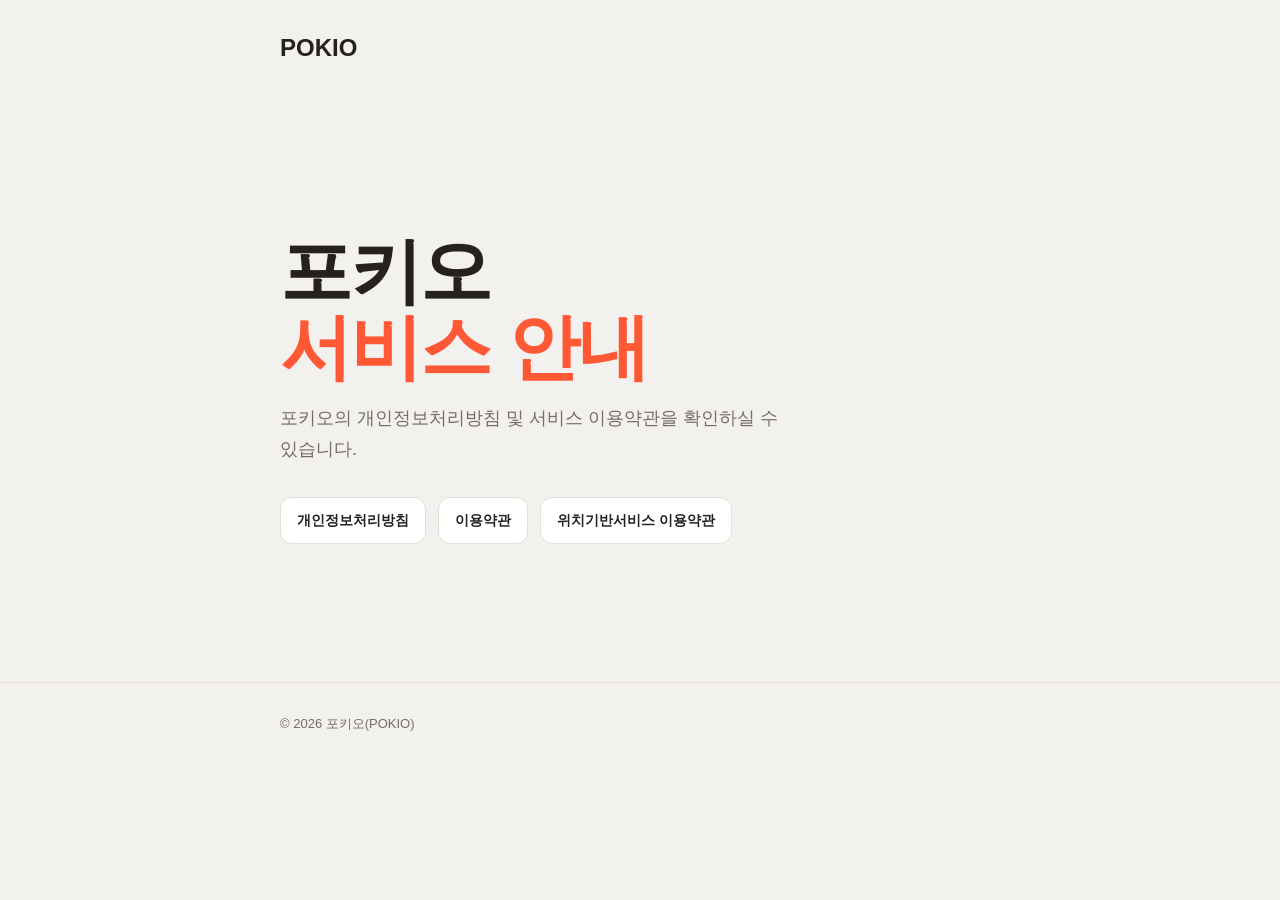
<file: index.html>
<!DOCTYPE html>
<html lang="ko">

<head>
    <meta charset="UTF-8">
    <meta name="viewport" content="width=device-width, initial-scale=1.0">
    <meta name="description" content="포키오(POKIO) - 발견한 장소를 잊지 않고, 실제 방문까지 이어주는 개인 장소 아카이브">
    <title>포키오(POKIO)</title>
    <link rel="stylesheet" href="./style.css">
</head>

<body>

    <header>
        <div class="container">
            <a class="brand" href="./">POKIO</a>
        </div>
    </header>

    <main class="container hero">
        <div>
            <h1>
                포키오<br>
                <span class="accent">서비스 안내</span>
            </h1>

            <p>
                포키오의 개인정보처리방침 및 서비스 이용약관을 확인하실 수 있습니다.
            </p>

            <div class="links">
                <a class="button" href="./privacy.html">
                    개인정보처리방침
                </a>

                <a class="button" href="./terms.html">
                    이용약관
                </a>

                <a class="button" href="./location.html">
                    위치기반서비스 이용약관
                </a>
            </div>
        </div>
    </main>

    <footer>
        <div class="container">
            © 2026 포키오(POKIO)
        </div>
    </footer>
</body>

</html>
</file>
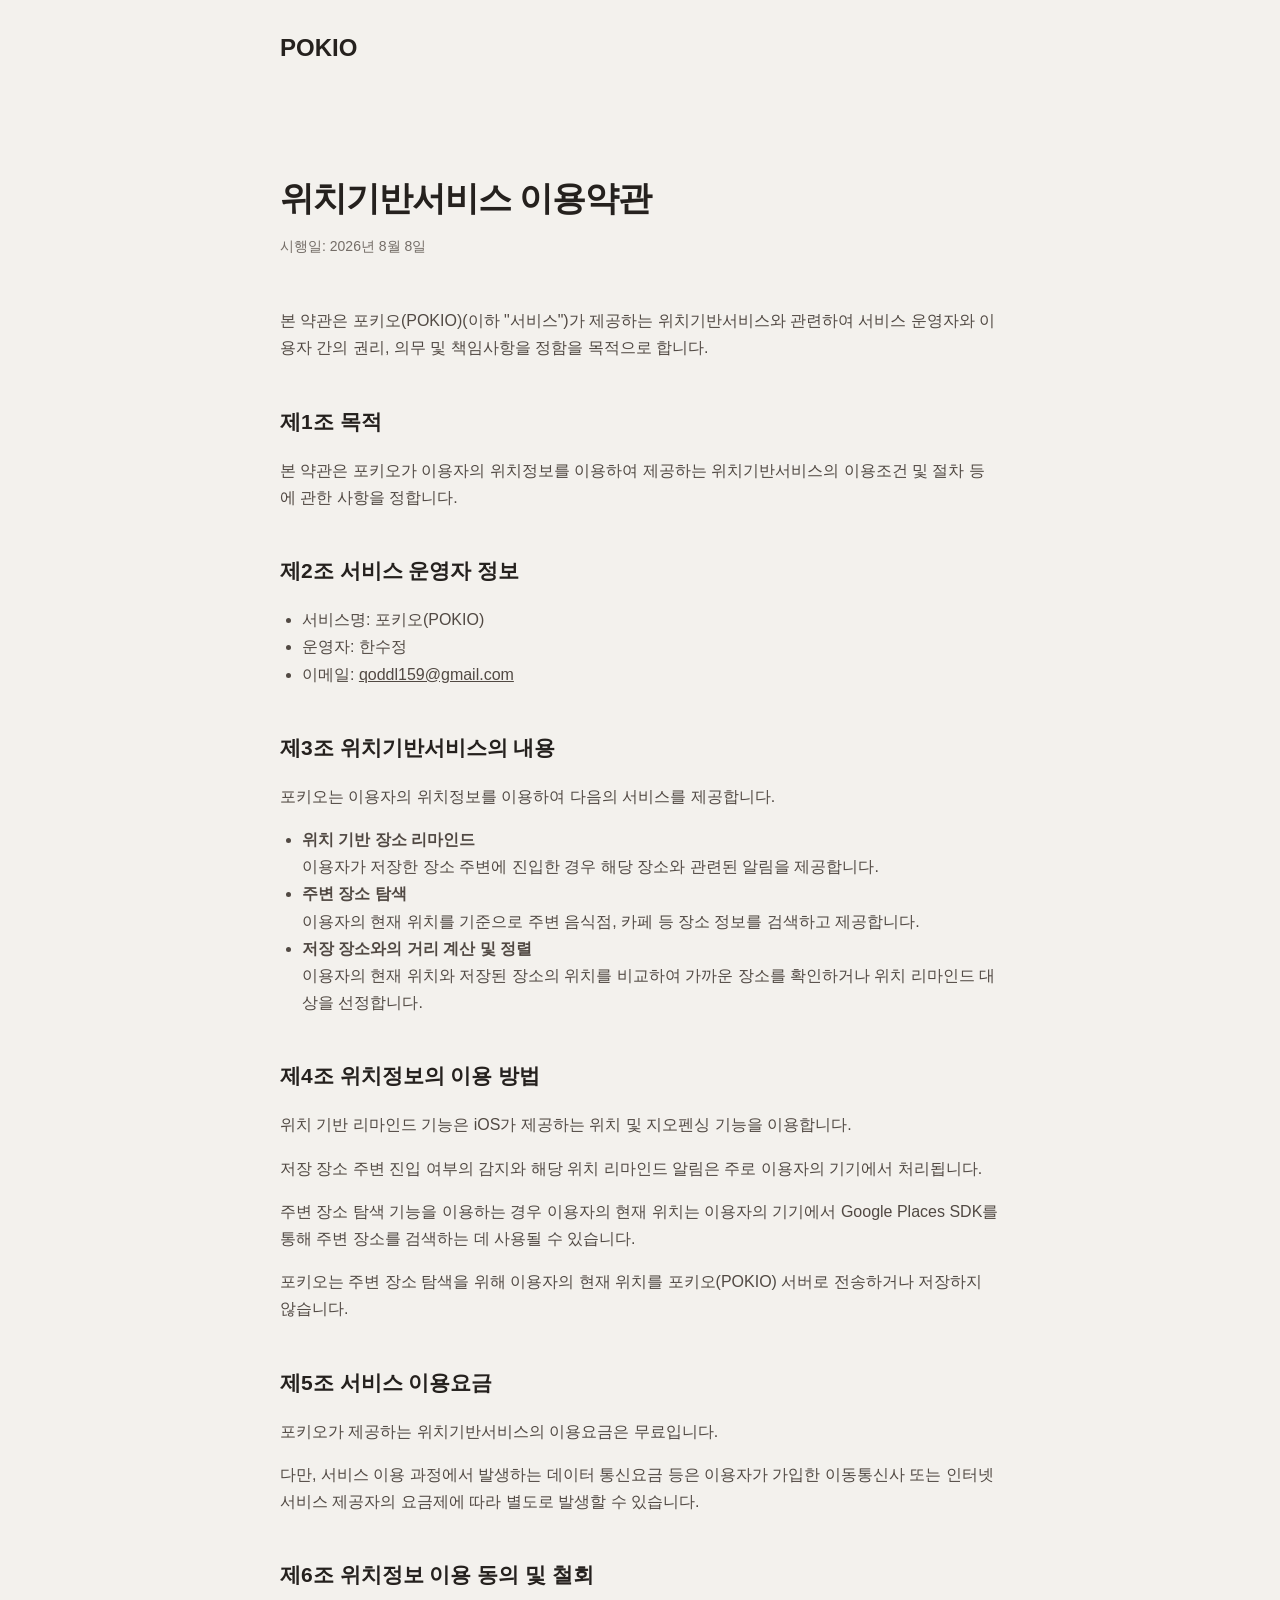
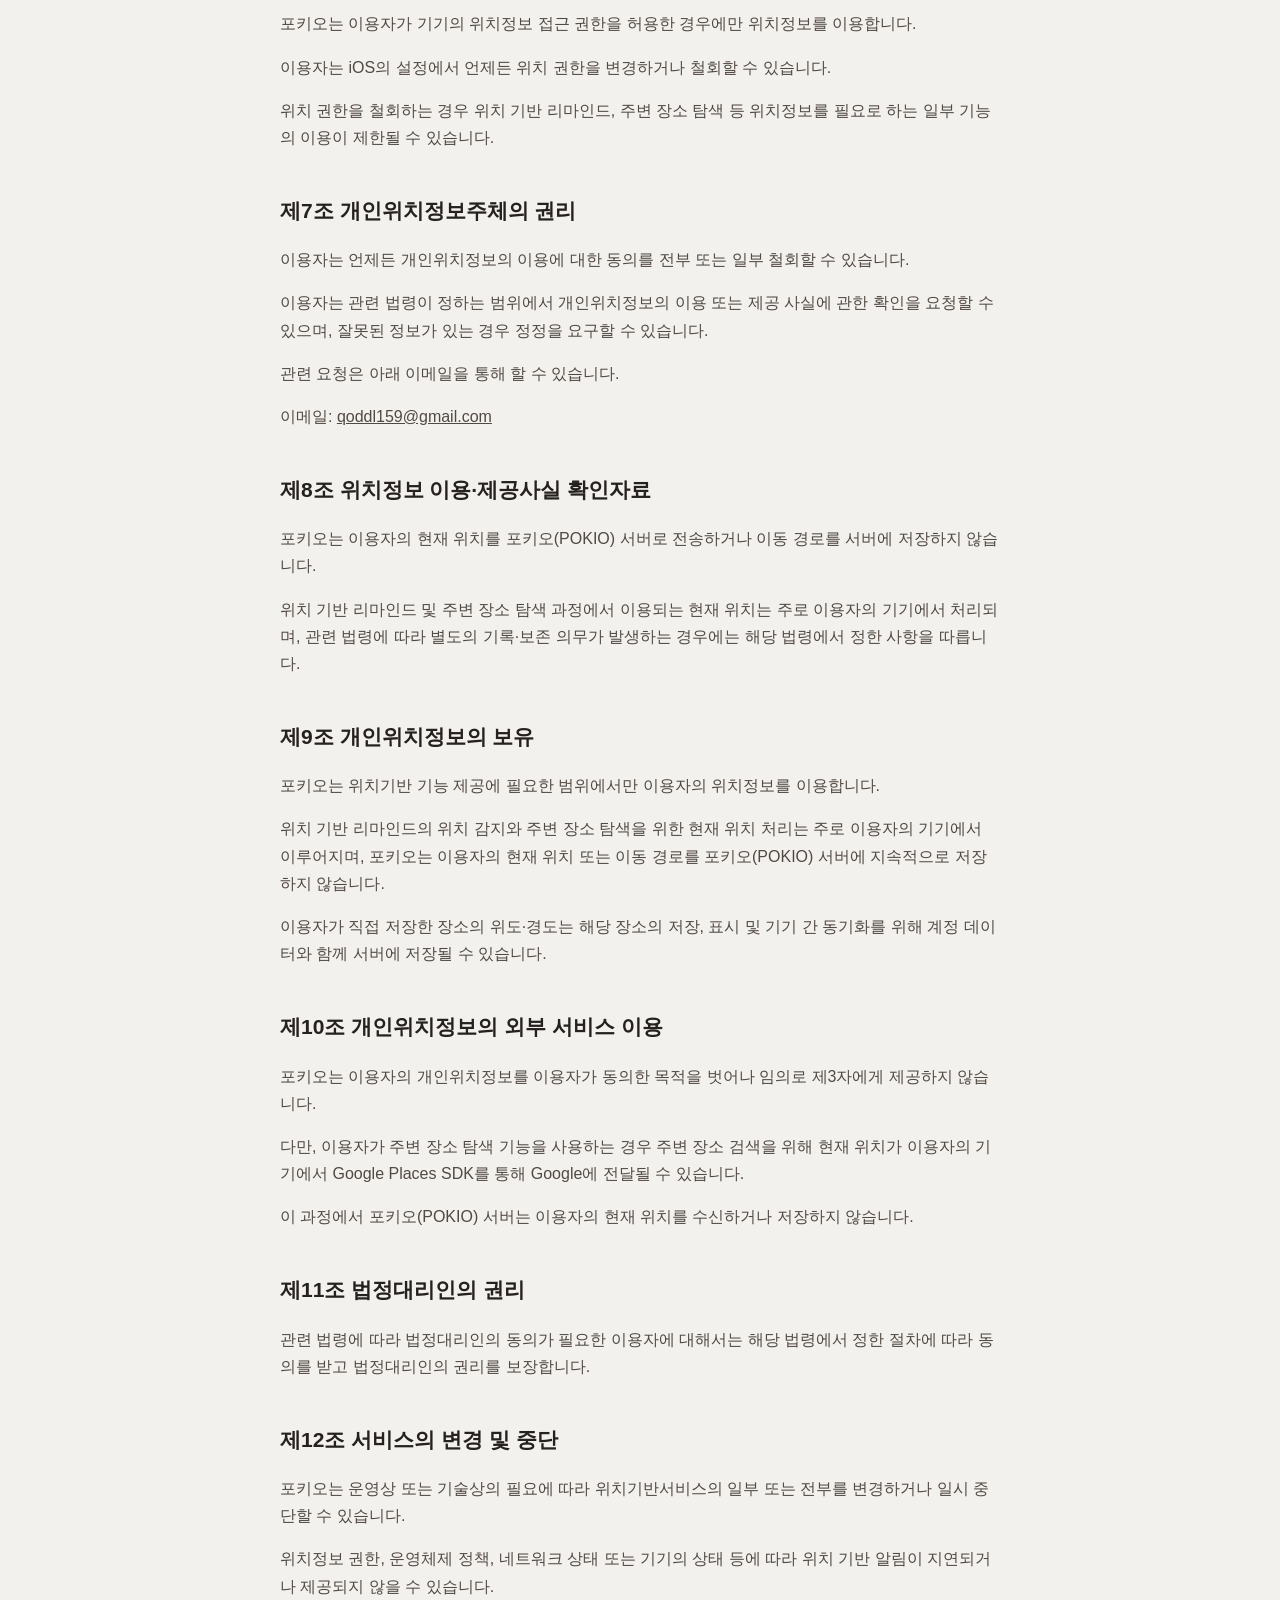
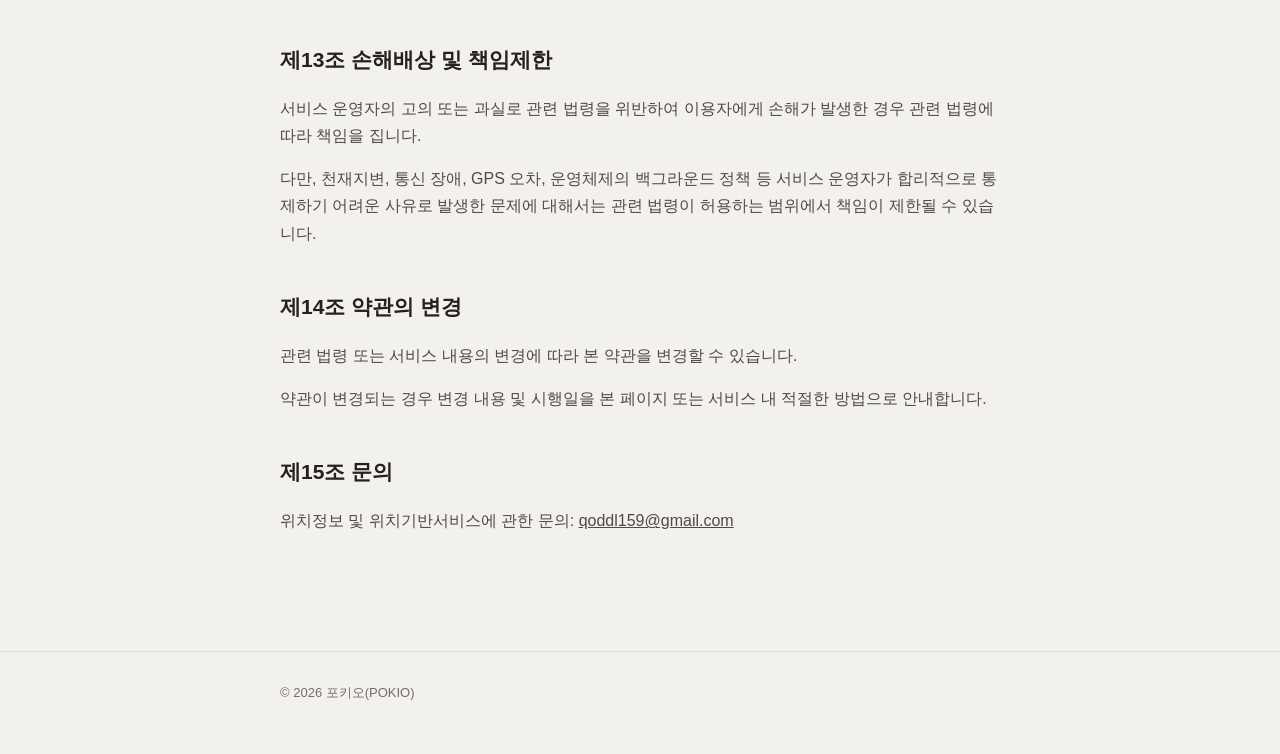
<file: location.html>
<!DOCTYPE html>
<html lang="ko">

<head>
    <meta charset="UTF-8">
    <meta name="viewport" content="width=device-width, initial-scale=1.0">
    <title>위치기반서비스 이용약관 | 포키오(POKIO)</title>
    <link rel="stylesheet" href="./style.css">
</head>

<body>

    <header>
        <div class="container">
            <a class="brand" href="./">POKIO</a>
        </div>
    </header>

    <main class="container document">

        <h1>위치기반서비스 이용약관</h1>
        <div class="updated">시행일: 2026년 8월 8일</div>

        <p>
            본 약관은 포키오(POKIO)(이하 "서비스")가 제공하는 위치기반서비스와
            관련하여 서비스 운영자와 이용자 간의 권리, 의무 및 책임사항을
            정함을 목적으로 합니다.
        </p>

        <h2>제1조 목적</h2>

        <p>
            본 약관은 포키오가 이용자의 위치정보를 이용하여 제공하는
            위치기반서비스의 이용조건 및 절차 등에 관한 사항을 정합니다.
        </p>

        <h2>제2조 서비스 운영자 정보</h2>

        <ul>
            <li>서비스명: 포키오(POKIO)</li>
            <li>운영자: 한수정</li>
            <li>
                이메일:
                <a href="mailto:qoddl159@gmail.com">
                    qoddl159@gmail.com
                </a>
            </li>
        </ul>

        <h2>제3조 위치기반서비스의 내용</h2>

        <p>
            포키오는 이용자의 위치정보를 이용하여 다음의 서비스를 제공합니다.
        </p>

        <ul>
            <li>
                <strong>위치 기반 장소 리마인드</strong><br>
                이용자가 저장한 장소 주변에 진입한 경우 해당 장소와 관련된
                알림을 제공합니다.
            </li>

            <li>
                <strong>주변 장소 탐색</strong><br>
                이용자의 현재 위치를 기준으로 주변 음식점, 카페 등
                장소 정보를 검색하고 제공합니다.
            </li>

            <li>
                <strong>저장 장소와의 거리 계산 및 정렬</strong><br>
                이용자의 현재 위치와 저장된 장소의 위치를 비교하여
                가까운 장소를 확인하거나 위치 리마인드 대상을 선정합니다.
            </li>
        </ul>

        <h2>제4조 위치정보의 이용 방법</h2>

        <p>
            위치 기반 리마인드 기능은 iOS가 제공하는 위치 및
            지오펜싱 기능을 이용합니다.
        </p>

        <p>
            저장 장소 주변 진입 여부의 감지와 해당 위치 리마인드 알림은
            주로 이용자의 기기에서 처리됩니다.
        </p>

        <p>
            주변 장소 탐색 기능을 이용하는 경우 이용자의 현재 위치는
            이용자의 기기에서 Google Places SDK를 통해 주변 장소를
            검색하는 데 사용될 수 있습니다.
        </p>

        <p>
            포키오는 주변 장소 탐색을 위해 이용자의 현재 위치를
            포키오(POKIO) 서버로 전송하거나 저장하지 않습니다.
        </p>

        <h2>제5조 서비스 이용요금</h2>

        <p>
            포키오가 제공하는 위치기반서비스의 이용요금은 무료입니다.
        </p>

        <p>
            다만, 서비스 이용 과정에서 발생하는 데이터 통신요금 등은
            이용자가 가입한 이동통신사 또는 인터넷 서비스 제공자의
            요금제에 따라 별도로 발생할 수 있습니다.
        </p>

        <h2>제6조 위치정보 이용 동의 및 철회</h2>

        <p>
            포키오는 이용자가 기기의 위치정보 접근 권한을 허용한 경우에만
            위치정보를 이용합니다.
        </p>

        <p>
            이용자는 iOS의 설정에서 언제든 위치 권한을 변경하거나
            철회할 수 있습니다.
        </p>

        <p>
            위치 권한을 철회하는 경우 위치 기반 리마인드,
            주변 장소 탐색 등 위치정보를 필요로 하는 일부 기능의
            이용이 제한될 수 있습니다.
        </p>

        <h2>제7조 개인위치정보주체의 권리</h2>

        <p>
            이용자는 언제든 개인위치정보의 이용에 대한 동의를
            전부 또는 일부 철회할 수 있습니다.
        </p>

        <p>
            이용자는 관련 법령이 정하는 범위에서 개인위치정보의
            이용 또는 제공 사실에 관한 확인을 요청할 수 있으며,
            잘못된 정보가 있는 경우 정정을 요구할 수 있습니다.
        </p>

        <p>
            관련 요청은 아래 이메일을 통해 할 수 있습니다.
        </p>

        <p>
            이메일:
            <a href="mailto:qoddl159@gmail.com">
                qoddl159@gmail.com
            </a>
        </p>

        <h2>제8조 위치정보 이용·제공사실 확인자료</h2>

        <p>
            포키오는 이용자의 현재 위치를 포키오(POKIO) 서버로 전송하거나
            이동 경로를 서버에 저장하지 않습니다.
        </p>

        <p>
            위치 기반 리마인드 및 주변 장소 탐색 과정에서 이용되는
            현재 위치는 주로 이용자의 기기에서 처리되며,
            관련 법령에 따라 별도의 기록·보존 의무가 발생하는 경우에는
            해당 법령에서 정한 사항을 따릅니다.
        </p>

        <h2>제9조 개인위치정보의 보유</h2>

        <p>
            포키오는 위치기반 기능 제공에 필요한 범위에서만
            이용자의 위치정보를 이용합니다.
        </p>

        <p>
            위치 기반 리마인드의 위치 감지와 주변 장소 탐색을 위한
            현재 위치 처리는 주로 이용자의 기기에서 이루어지며,
            포키오는 이용자의 현재 위치 또는 이동 경로를
            포키오(POKIO) 서버에 지속적으로 저장하지 않습니다.
        </p>

        <p>
            이용자가 직접 저장한 장소의 위도·경도는 해당 장소의 저장,
            표시 및 기기 간 동기화를 위해 계정 데이터와 함께
            서버에 저장될 수 있습니다.
        </p>

        <h2>제10조 개인위치정보의 외부 서비스 이용</h2>

        <p>
            포키오는 이용자의 개인위치정보를 이용자가 동의한 목적을
            벗어나 임의로 제3자에게 제공하지 않습니다.
        </p>

        <p>
            다만, 이용자가 주변 장소 탐색 기능을 사용하는 경우
            주변 장소 검색을 위해 현재 위치가 이용자의 기기에서
            Google Places SDK를 통해 Google에 전달될 수 있습니다.
        </p>

        <p>
            이 과정에서 포키오(POKIO) 서버는 이용자의 현재 위치를
            수신하거나 저장하지 않습니다.
        </p>

        <h2>제11조 법정대리인의 권리</h2>

        <p>
            관련 법령에 따라 법정대리인의 동의가 필요한 이용자에
            대해서는 해당 법령에서 정한 절차에 따라 동의를 받고
            법정대리인의 권리를 보장합니다.
        </p>

        <h2>제12조 서비스의 변경 및 중단</h2>

        <p>
            포키오는 운영상 또는 기술상의 필요에 따라 위치기반서비스의
            일부 또는 전부를 변경하거나 일시 중단할 수 있습니다.
        </p>

        <p>
            위치정보 권한, 운영체제 정책, 네트워크 상태 또는
            기기의 상태 등에 따라 위치 기반 알림이 지연되거나
            제공되지 않을 수 있습니다.
        </p>

        <h2>제13조 손해배상 및 책임제한</h2>

        <p>
            서비스 운영자의 고의 또는 과실로 관련 법령을 위반하여
            이용자에게 손해가 발생한 경우 관련 법령에 따라 책임을 집니다.
        </p>

        <p>
            다만, 천재지변, 통신 장애, GPS 오차, 운영체제의
            백그라운드 정책 등 서비스 운영자가 합리적으로 통제하기
            어려운 사유로 발생한 문제에 대해서는 관련 법령이 허용하는
            범위에서 책임이 제한될 수 있습니다.
        </p>

        <h2>제14조 약관의 변경</h2>

        <p>
            관련 법령 또는 서비스 내용의 변경에 따라 본 약관을
            변경할 수 있습니다.
        </p>

        <p>
            약관이 변경되는 경우 변경 내용 및 시행일을 본 페이지
            또는 서비스 내 적절한 방법으로 안내합니다.
        </p>

        <h2>제15조 문의</h2>

        <p>
            위치정보 및 위치기반서비스에 관한 문의:
            <a href="mailto:qoddl159@gmail.com">
                qoddl159@gmail.com
            </a>
        </p>

    </main>

    <footer>
        <div class="container">
            © 2026 포키오(POKIO)
        </div>
    </footer>

</body>

</html>
</file>
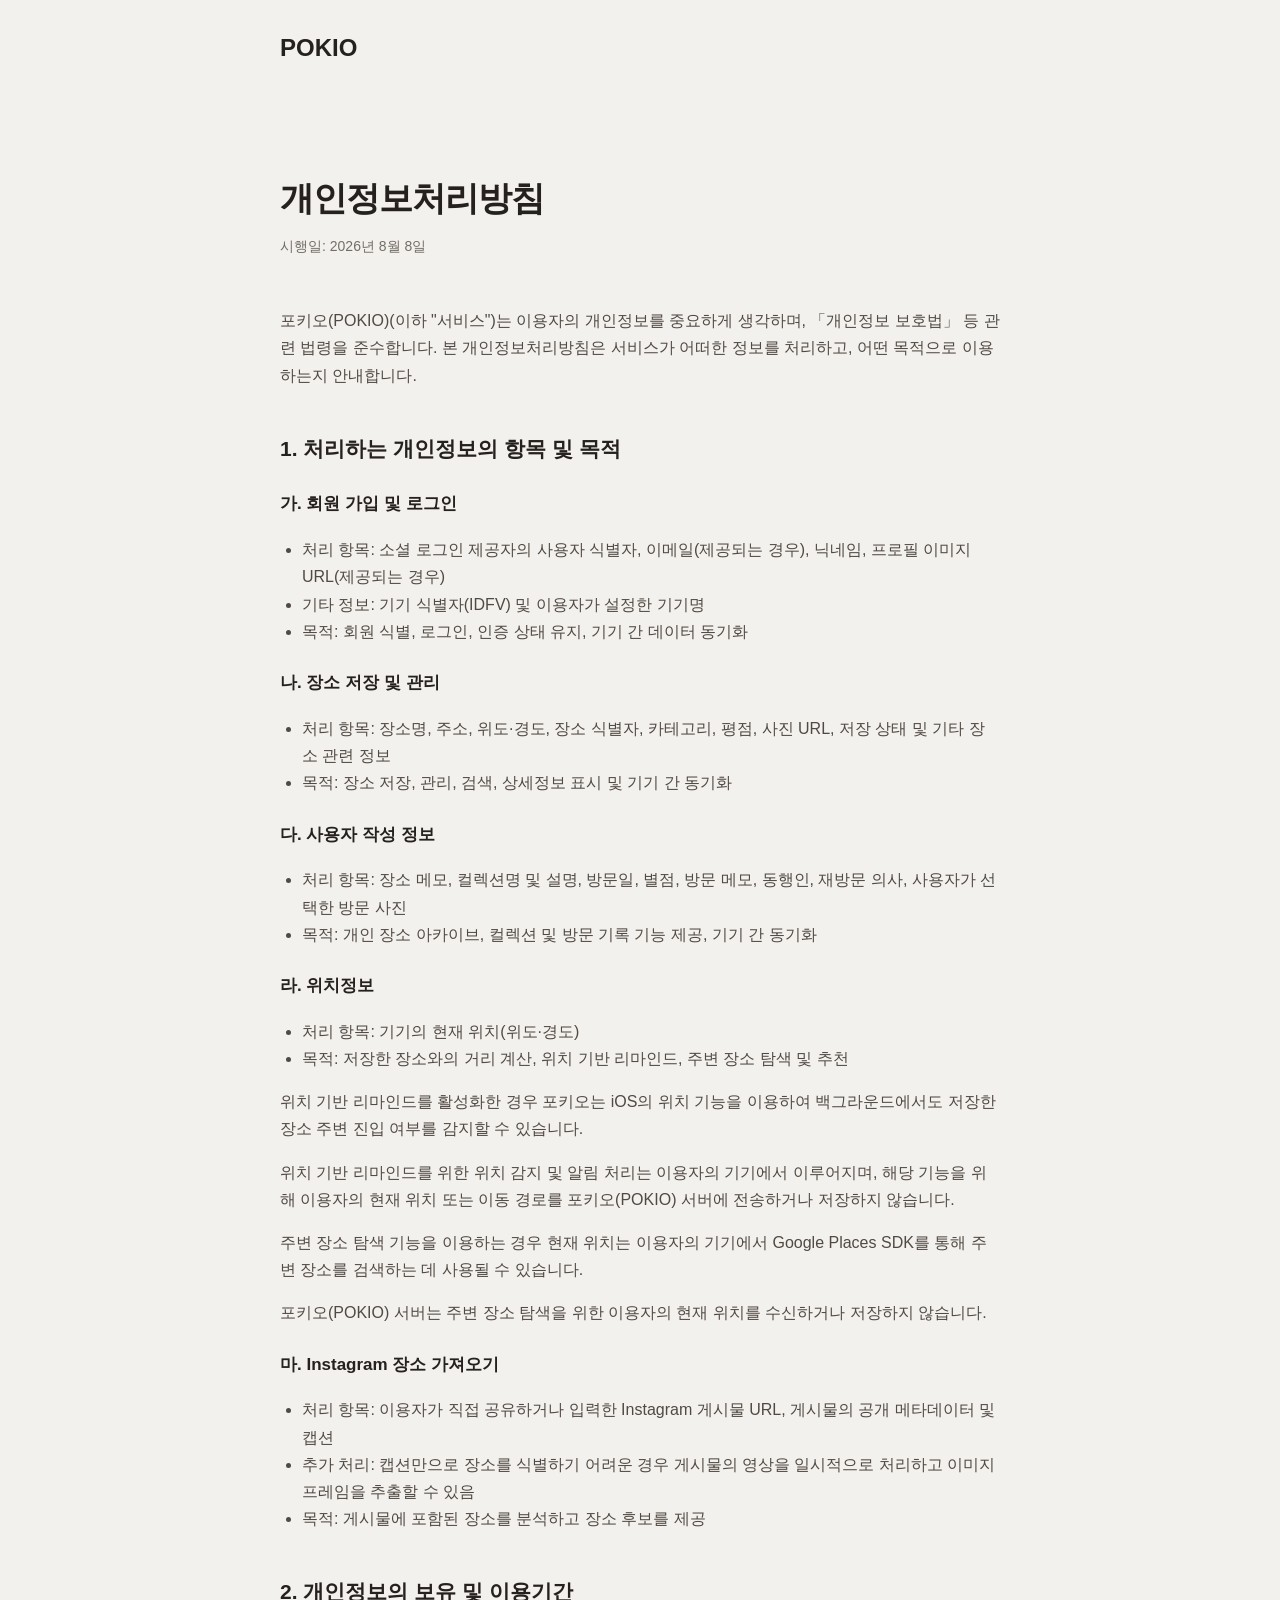
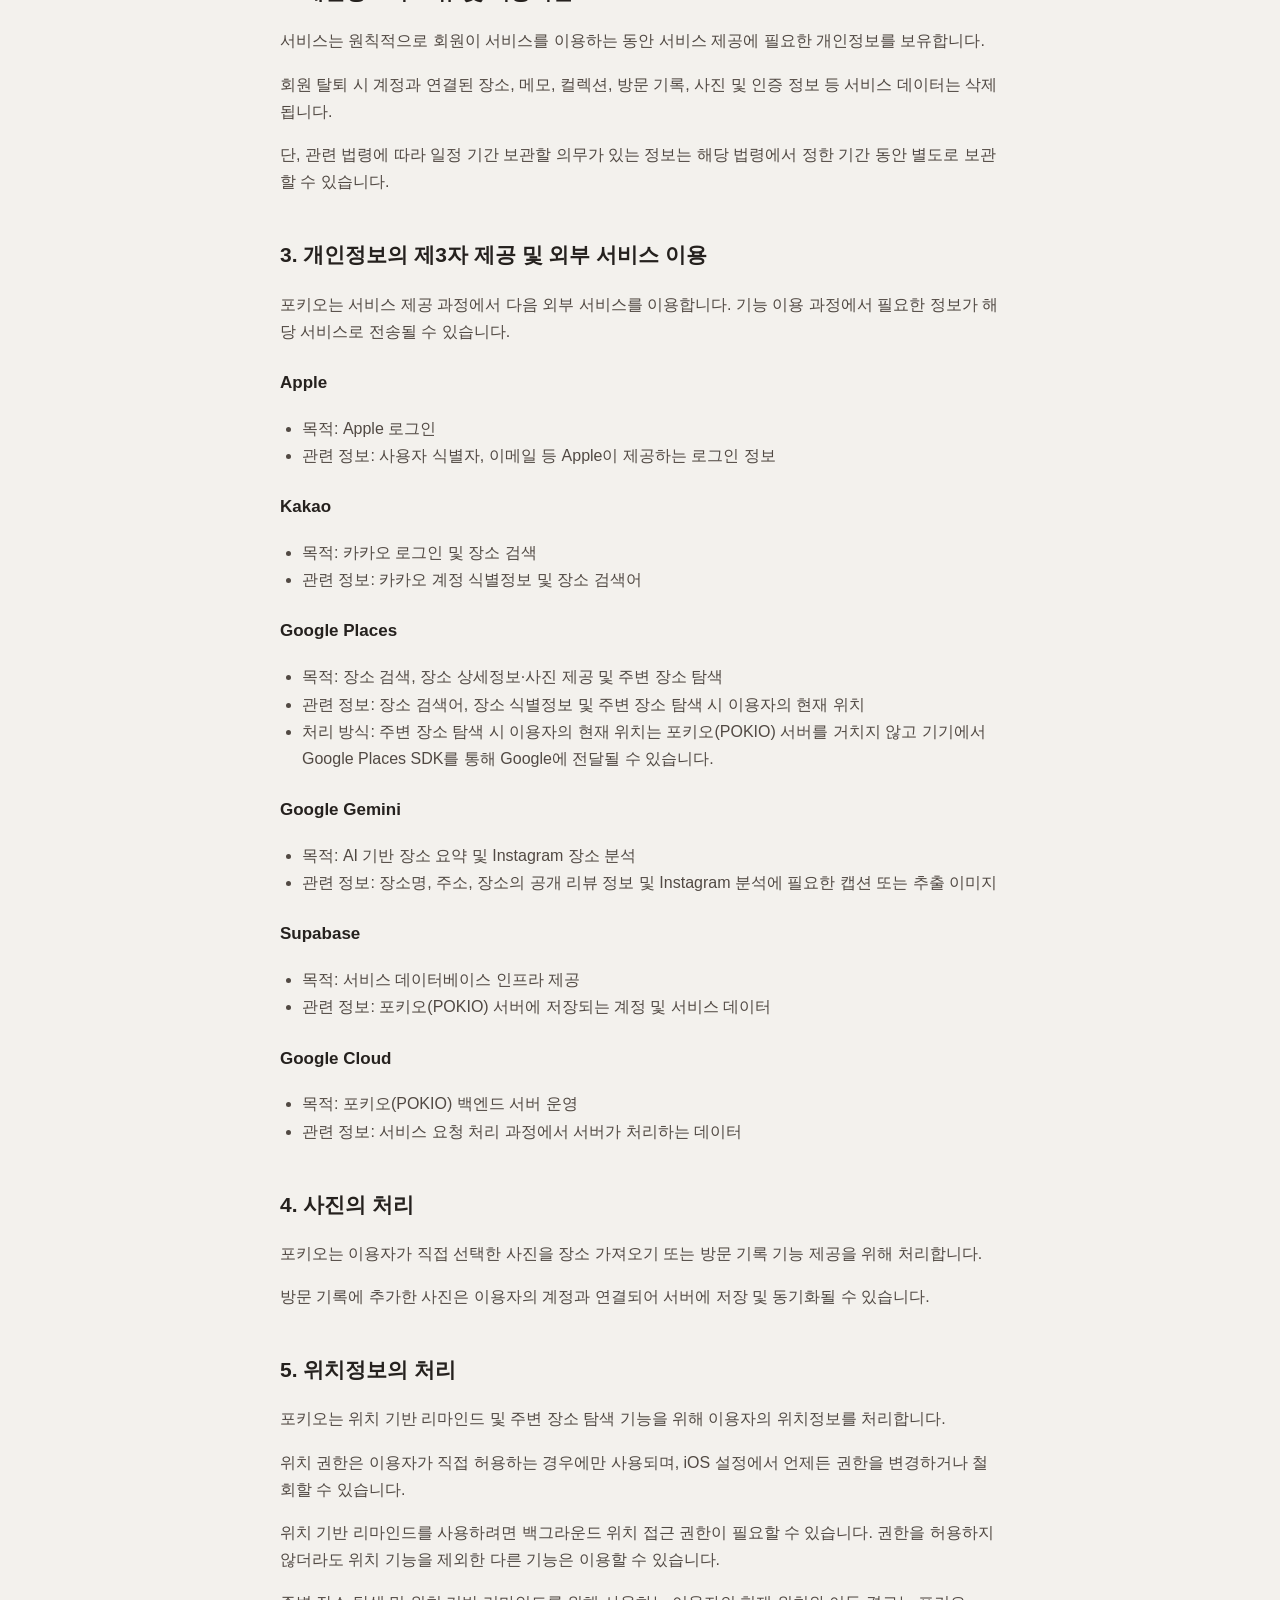
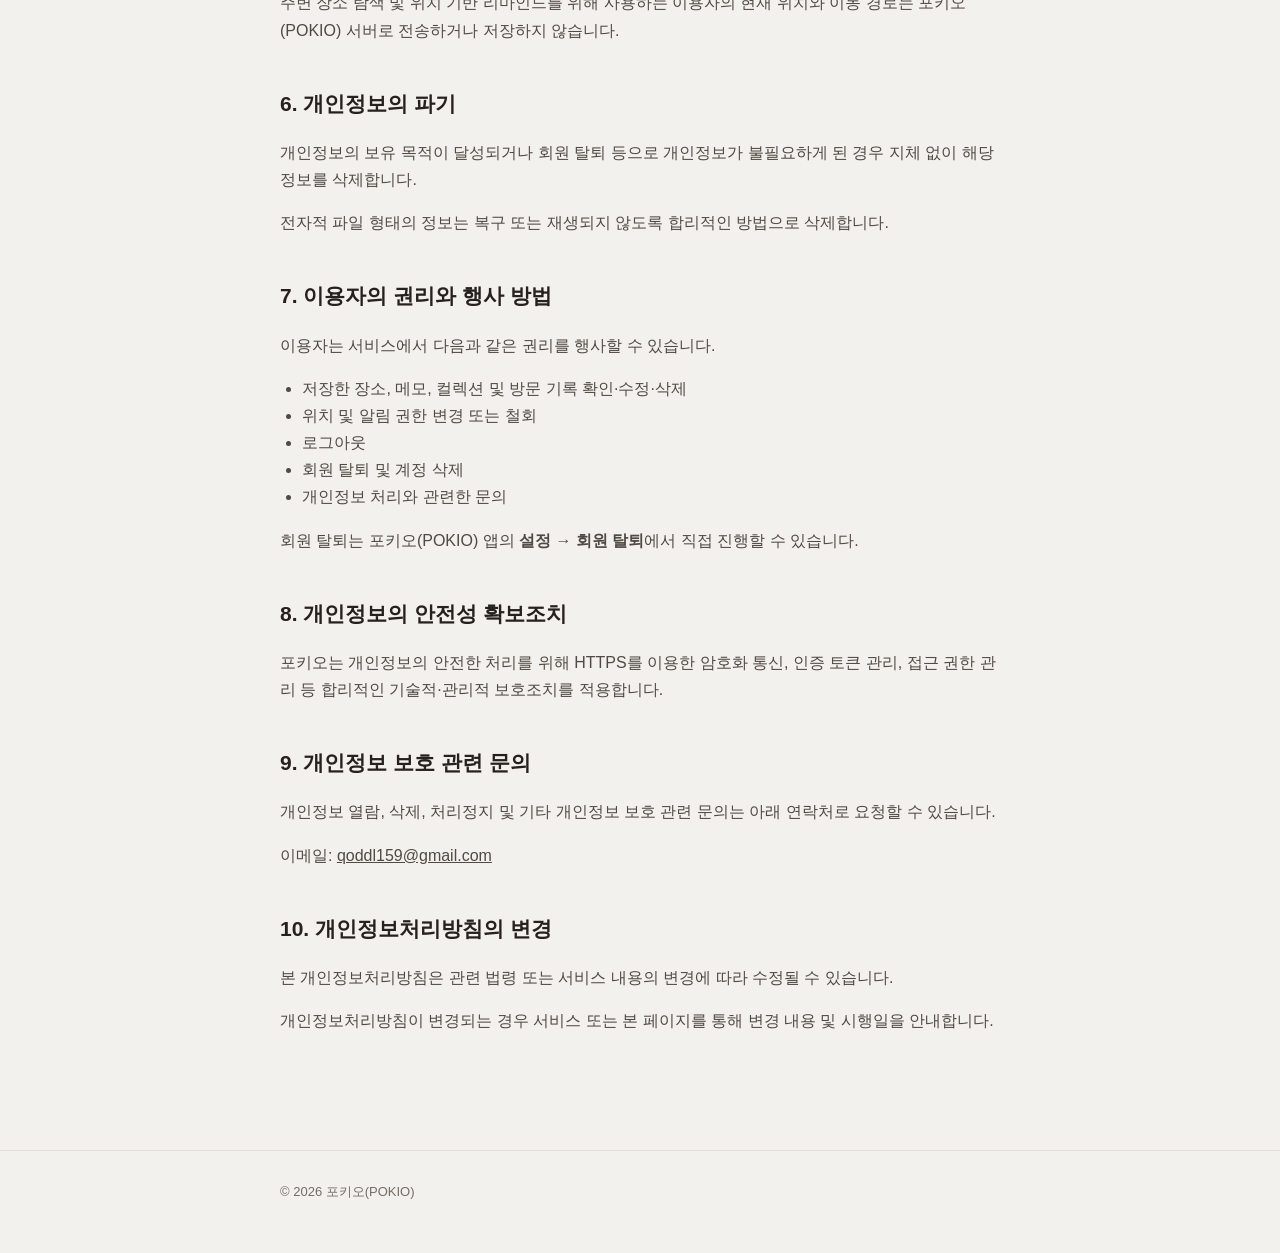
<file: privacy.html>
<!DOCTYPE html>
<html lang="ko">

<head>
    <meta charset="UTF-8">
    <meta name="viewport" content="width=device-width, initial-scale=1.0">
    <title>개인정보처리방침 | 포키오(POKIO)</title>
    <link rel="stylesheet" href="./style.css">
</head>

<body>

    <header>
        <div class="container">
            <a class="brand" href="./">POKIO</a>
        </div>
    </header>

    <main class="container document">

        <h1>개인정보처리방침</h1>
        <div class="updated">시행일: 2026년 8월 8일</div>

        <p>
            포키오(POKIO)(이하 "서비스")는 이용자의 개인정보를 중요하게 생각하며,
            「개인정보 보호법」 등 관련 법령을 준수합니다.
            본 개인정보처리방침은 서비스가 어떠한 정보를 처리하고,
            어떤 목적으로 이용하는지 안내합니다.
        </p>

        <h2>1. 처리하는 개인정보의 항목 및 목적</h2>

        <h3>가. 회원 가입 및 로그인</h3>
        <ul>
            <li>처리 항목: 소셜 로그인 제공자의 사용자 식별자, 이메일(제공되는 경우), 닉네임, 프로필 이미지 URL(제공되는 경우)</li>
            <li>기타 정보: 기기 식별자(IDFV) 및 이용자가 설정한 기기명</li>
            <li>목적: 회원 식별, 로그인, 인증 상태 유지, 기기 간 데이터 동기화</li>
        </ul>

        <h3>나. 장소 저장 및 관리</h3>
        <ul>
            <li>처리 항목: 장소명, 주소, 위도·경도, 장소 식별자, 카테고리, 평점, 사진 URL, 저장 상태 및 기타 장소 관련 정보</li>
            <li>목적: 장소 저장, 관리, 검색, 상세정보 표시 및 기기 간 동기화</li>
        </ul>

        <h3>다. 사용자 작성 정보</h3>
        <ul>
            <li>처리 항목: 장소 메모, 컬렉션명 및 설명, 방문일, 별점, 방문 메모, 동행인, 재방문 의사, 사용자가 선택한 방문 사진</li>
            <li>목적: 개인 장소 아카이브, 컬렉션 및 방문 기록 기능 제공, 기기 간 동기화</li>
        </ul>

        <h3>라. 위치정보</h3>

        <ul>
            <li>처리 항목: 기기의 현재 위치(위도·경도)</li>
            <li>목적: 저장한 장소와의 거리 계산, 위치 기반 리마인드, 주변 장소 탐색 및 추천</li>
        </ul>

        <p>
            위치 기반 리마인드를 활성화한 경우 포키오는 iOS의 위치 기능을
            이용하여 백그라운드에서도 저장한 장소 주변 진입 여부를 감지할
            수 있습니다.
        </p>

        <p>
            위치 기반 리마인드를 위한 위치 감지 및 알림 처리는
            이용자의 기기에서 이루어지며, 해당 기능을 위해 이용자의
            현재 위치 또는 이동 경로를 포키오(POKIO) 서버에 전송하거나 저장하지 않습니다.
        </p>

        <p>
            주변 장소 탐색 기능을 이용하는 경우 현재 위치는
            이용자의 기기에서 Google Places SDK를 통해 주변 장소를
            검색하는 데 사용될 수 있습니다.
        </p>

        <p>
            포키오(POKIO) 서버는 주변 장소 탐색을 위한 이용자의 현재 위치를
            수신하거나 저장하지 않습니다.
        </p>

        <h3>마. Instagram 장소 가져오기</h3>
        <ul>
            <li>처리 항목: 이용자가 직접 공유하거나 입력한 Instagram 게시물 URL, 게시물의 공개 메타데이터 및 캡션</li>
            <li>추가 처리: 캡션만으로 장소를 식별하기 어려운 경우 게시물의 영상을 일시적으로 처리하고 이미지 프레임을 추출할 수 있음</li>
            <li>목적: 게시물에 포함된 장소를 분석하고 장소 후보를 제공</li>
        </ul>

        <h2>2. 개인정보의 보유 및 이용기간</h2>

        <p>
            서비스는 원칙적으로 회원이 서비스를 이용하는 동안
            서비스 제공에 필요한 개인정보를 보유합니다.
        </p>

        <p>
            회원 탈퇴 시 계정과 연결된 장소, 메모, 컬렉션,
            방문 기록, 사진 및 인증 정보 등 서비스 데이터는 삭제됩니다.
        </p>

        <p>
            단, 관련 법령에 따라 일정 기간 보관할 의무가 있는 정보는
            해당 법령에서 정한 기간 동안 별도로 보관할 수 있습니다.
        </p>

        <h2>3. 개인정보의 제3자 제공 및 외부 서비스 이용</h2>

        <p>
            포키오는 서비스 제공 과정에서 다음 외부 서비스를 이용합니다.
            기능 이용 과정에서 필요한 정보가 해당 서비스로 전송될 수 있습니다.
        </p>

        <h3>Apple</h3>
        <ul>
            <li>목적: Apple 로그인</li>
            <li>관련 정보: 사용자 식별자, 이메일 등 Apple이 제공하는 로그인 정보</li>
        </ul>

        <h3>Kakao</h3>
        <ul>
            <li>목적: 카카오 로그인 및 장소 검색</li>
            <li>관련 정보: 카카오 계정 식별정보 및 장소 검색어</li>
        </ul>

        <h3>Google Places</h3>
        <ul>
            <li>목적: 장소 검색, 장소 상세정보·사진 제공 및 주변 장소 탐색</li>
            <li>관련 정보: 장소 검색어, 장소 식별정보 및 주변 장소 탐색 시 이용자의 현재 위치</li>
            <li>
                처리 방식: 주변 장소 탐색 시 이용자의 현재 위치는
                포키오(POKIO) 서버를 거치지 않고 기기에서 Google Places SDK를 통해
                Google에 전달될 수 있습니다.
            </li>
        </ul>

        <h3>Google Gemini</h3>
        <ul>
            <li>목적: AI 기반 장소 요약 및 Instagram 장소 분석</li>
            <li>관련 정보: 장소명, 주소, 장소의 공개 리뷰 정보 및 Instagram 분석에 필요한 캡션 또는 추출 이미지</li>
        </ul>

        <h3>Supabase</h3>
        <ul>
            <li>목적: 서비스 데이터베이스 인프라 제공</li>
            <li>관련 정보: 포키오(POKIO) 서버에 저장되는 계정 및 서비스 데이터</li>
        </ul>

        <h3>Google Cloud</h3>
        <ul>
            <li>목적: 포키오(POKIO) 백엔드 서버 운영</li>
            <li>관련 정보: 서비스 요청 처리 과정에서 서버가 처리하는 데이터</li>
        </ul>

        <h2>4. 사진의 처리</h2>

        <p>
            포키오는 이용자가 직접 선택한 사진을 장소 가져오기 또는
            방문 기록 기능 제공을 위해 처리합니다.
        </p>

        <p>
            방문 기록에 추가한 사진은 이용자의 계정과 연결되어
            서버에 저장 및 동기화될 수 있습니다.
        </p>

        <h2>5. 위치정보의 처리</h2>

        <p>
            포키오는 위치 기반 리마인드 및 주변 장소 탐색 기능을 위해
            이용자의 위치정보를 처리합니다.
        </p>

        <p>
            위치 권한은 이용자가 직접 허용하는 경우에만 사용되며,
            iOS 설정에서 언제든 권한을 변경하거나 철회할 수 있습니다.
        </p>

        <p>
            위치 기반 리마인드를 사용하려면 백그라운드 위치 접근 권한이
            필요할 수 있습니다. 권한을 허용하지 않더라도 위치 기능을
            제외한 다른 기능은 이용할 수 있습니다.
        </p>
        <p>
            주변 장소 탐색 및 위치 기반 리마인드를 위해 사용하는
            이용자의 현재 위치와 이동 경로는 포키오(POKIO) 서버로 전송하거나
            저장하지 않습니다.
        </p>

        <h2>6. 개인정보의 파기</h2>

        <p>
            개인정보의 보유 목적이 달성되거나 회원 탈퇴 등으로
            개인정보가 불필요하게 된 경우 지체 없이 해당 정보를 삭제합니다.
        </p>

        <p>
            전자적 파일 형태의 정보는 복구 또는 재생되지 않도록
            합리적인 방법으로 삭제합니다.
        </p>

        <h2>7. 이용자의 권리와 행사 방법</h2>

        <p>이용자는 서비스에서 다음과 같은 권리를 행사할 수 있습니다.</p>

        <ul>
            <li>저장한 장소, 메모, 컬렉션 및 방문 기록 확인·수정·삭제</li>
            <li>위치 및 알림 권한 변경 또는 철회</li>
            <li>로그아웃</li>
            <li>회원 탈퇴 및 계정 삭제</li>
            <li>개인정보 처리와 관련한 문의</li>
        </ul>

        <p>
            회원 탈퇴는 포키오(POKIO) 앱의
            <strong>설정 → 회원 탈퇴</strong>에서 직접 진행할 수 있습니다.
        </p>

        <h2>8. 개인정보의 안전성 확보조치</h2>

        <p>
            포키오는 개인정보의 안전한 처리를 위해 HTTPS를 이용한
            암호화 통신, 인증 토큰 관리, 접근 권한 관리 등 합리적인
            기술적·관리적 보호조치를 적용합니다.
        </p>

        <h2>9. 개인정보 보호 관련 문의</h2>

        <p>
            개인정보 열람, 삭제, 처리정지 및 기타 개인정보 보호 관련
            문의는 아래 연락처로 요청할 수 있습니다.
        </p>

        <p>
            이메일:
            <a href="mailto:qoddl159@gmail.com">
                qoddl159@gmail.com
            </a>
        </p>

        <h2>10. 개인정보처리방침의 변경</h2>

        <p>
            본 개인정보처리방침은 관련 법령 또는 서비스 내용의 변경에
            따라 수정될 수 있습니다.
        </p>

        <p>
            개인정보처리방침이 변경되는 경우 서비스 또는 본 페이지를
            통해 변경 내용 및 시행일을 안내합니다.
        </p>

    </main>

    <footer>
        <div class="container">
            © 2026 포키오(POKIO)
        </div>
    </footer>

</body>

</html>
</file>
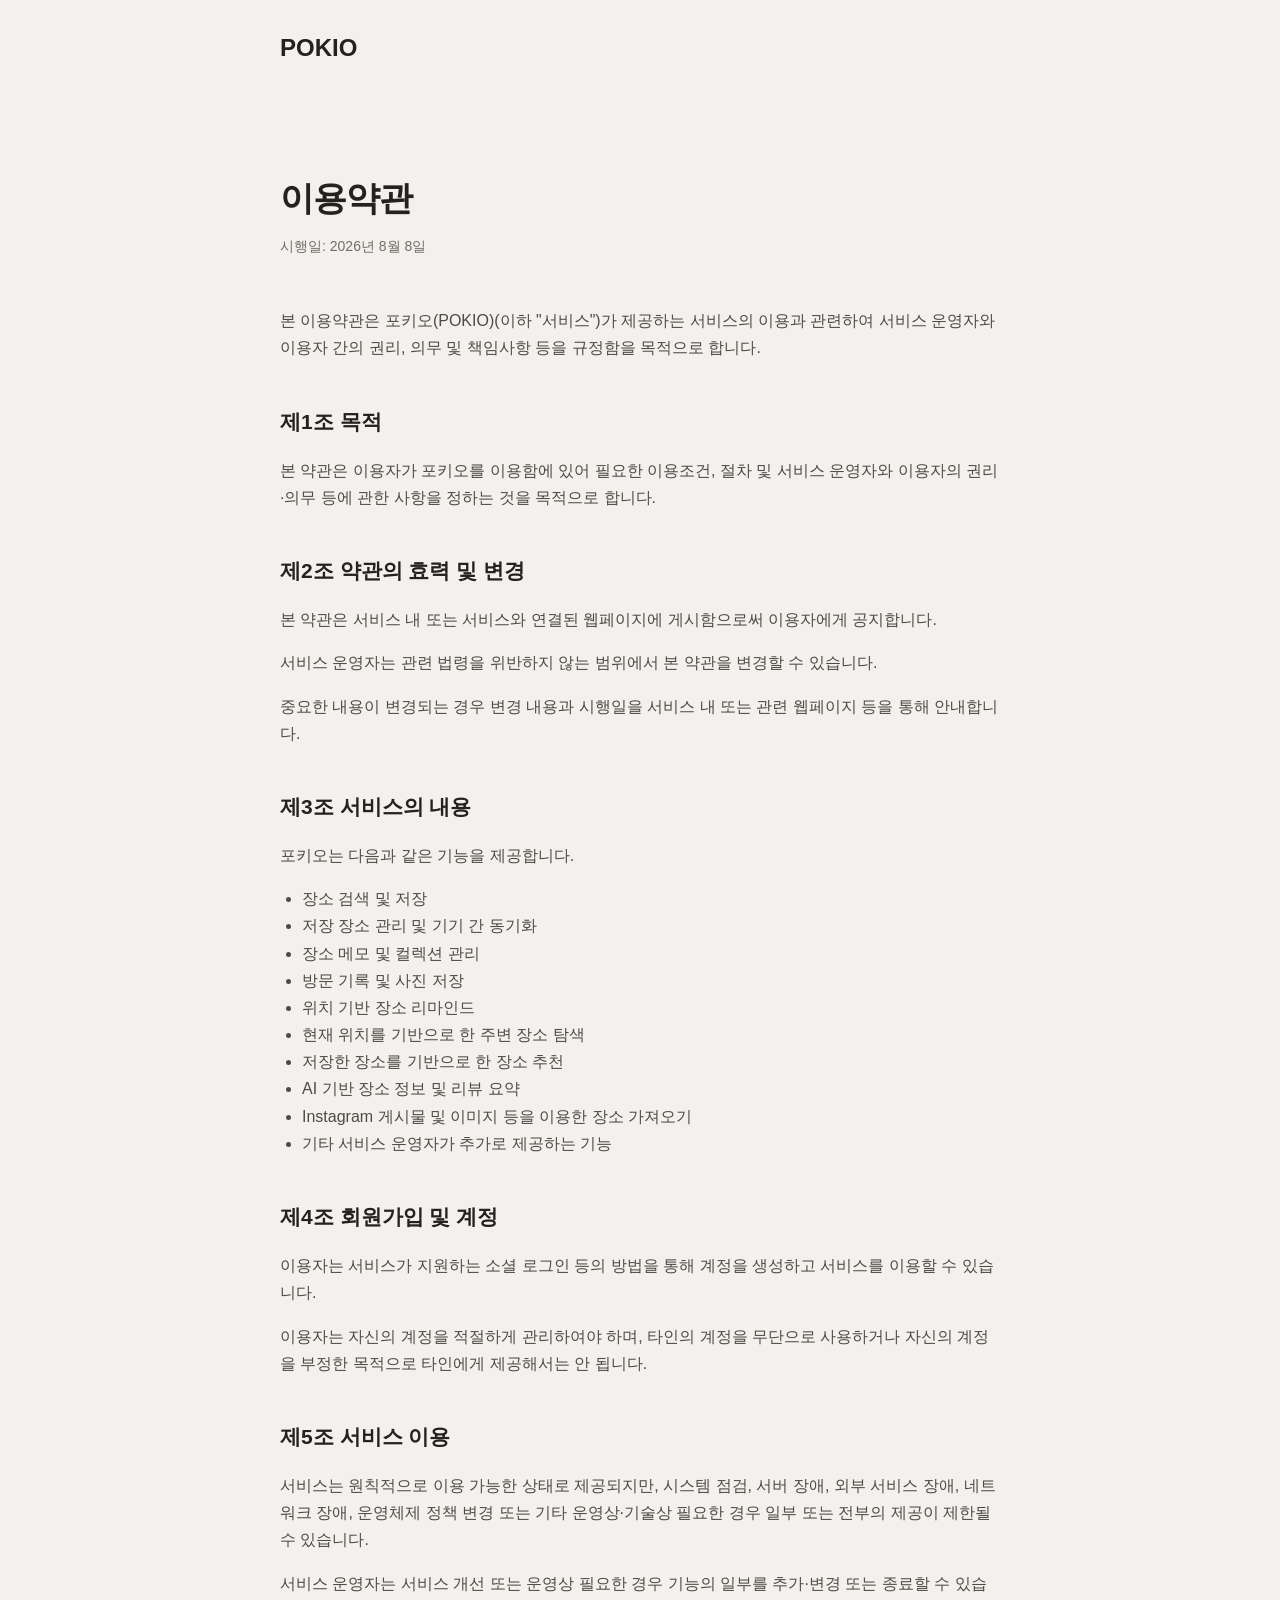
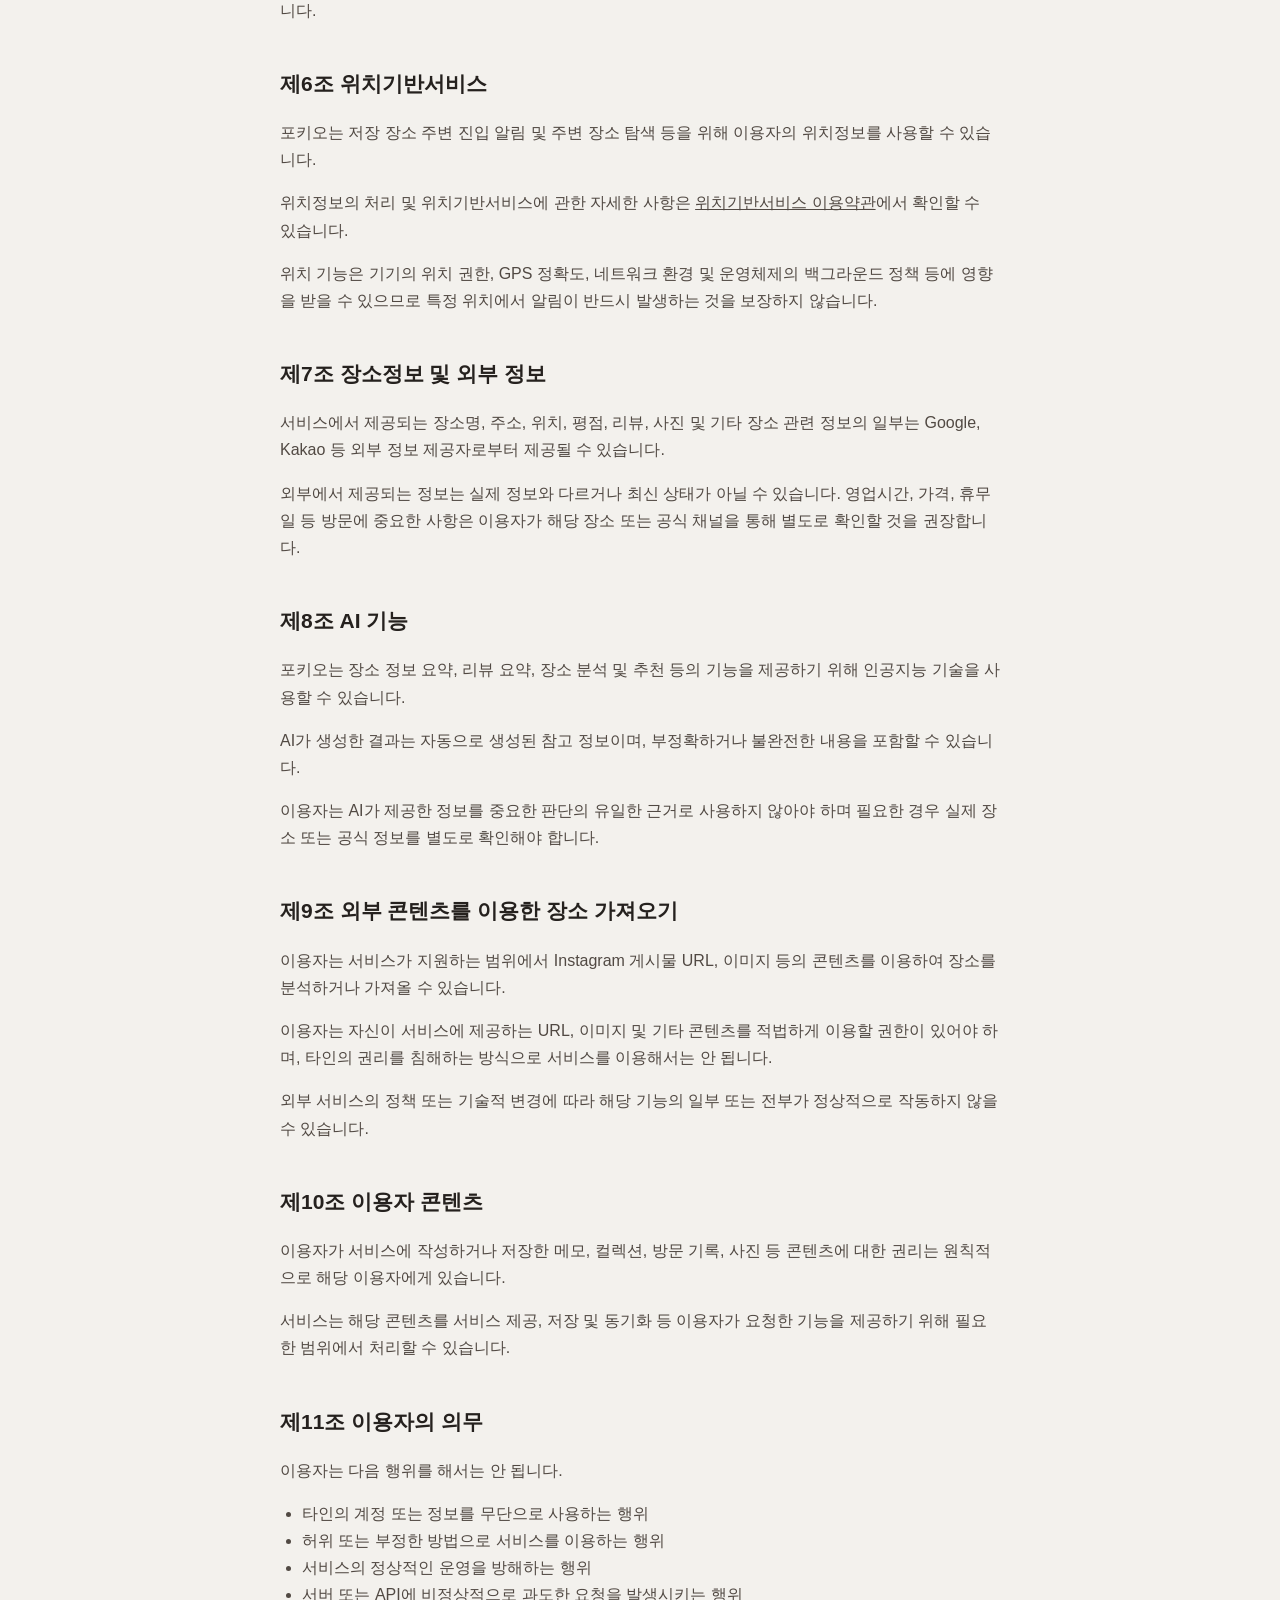
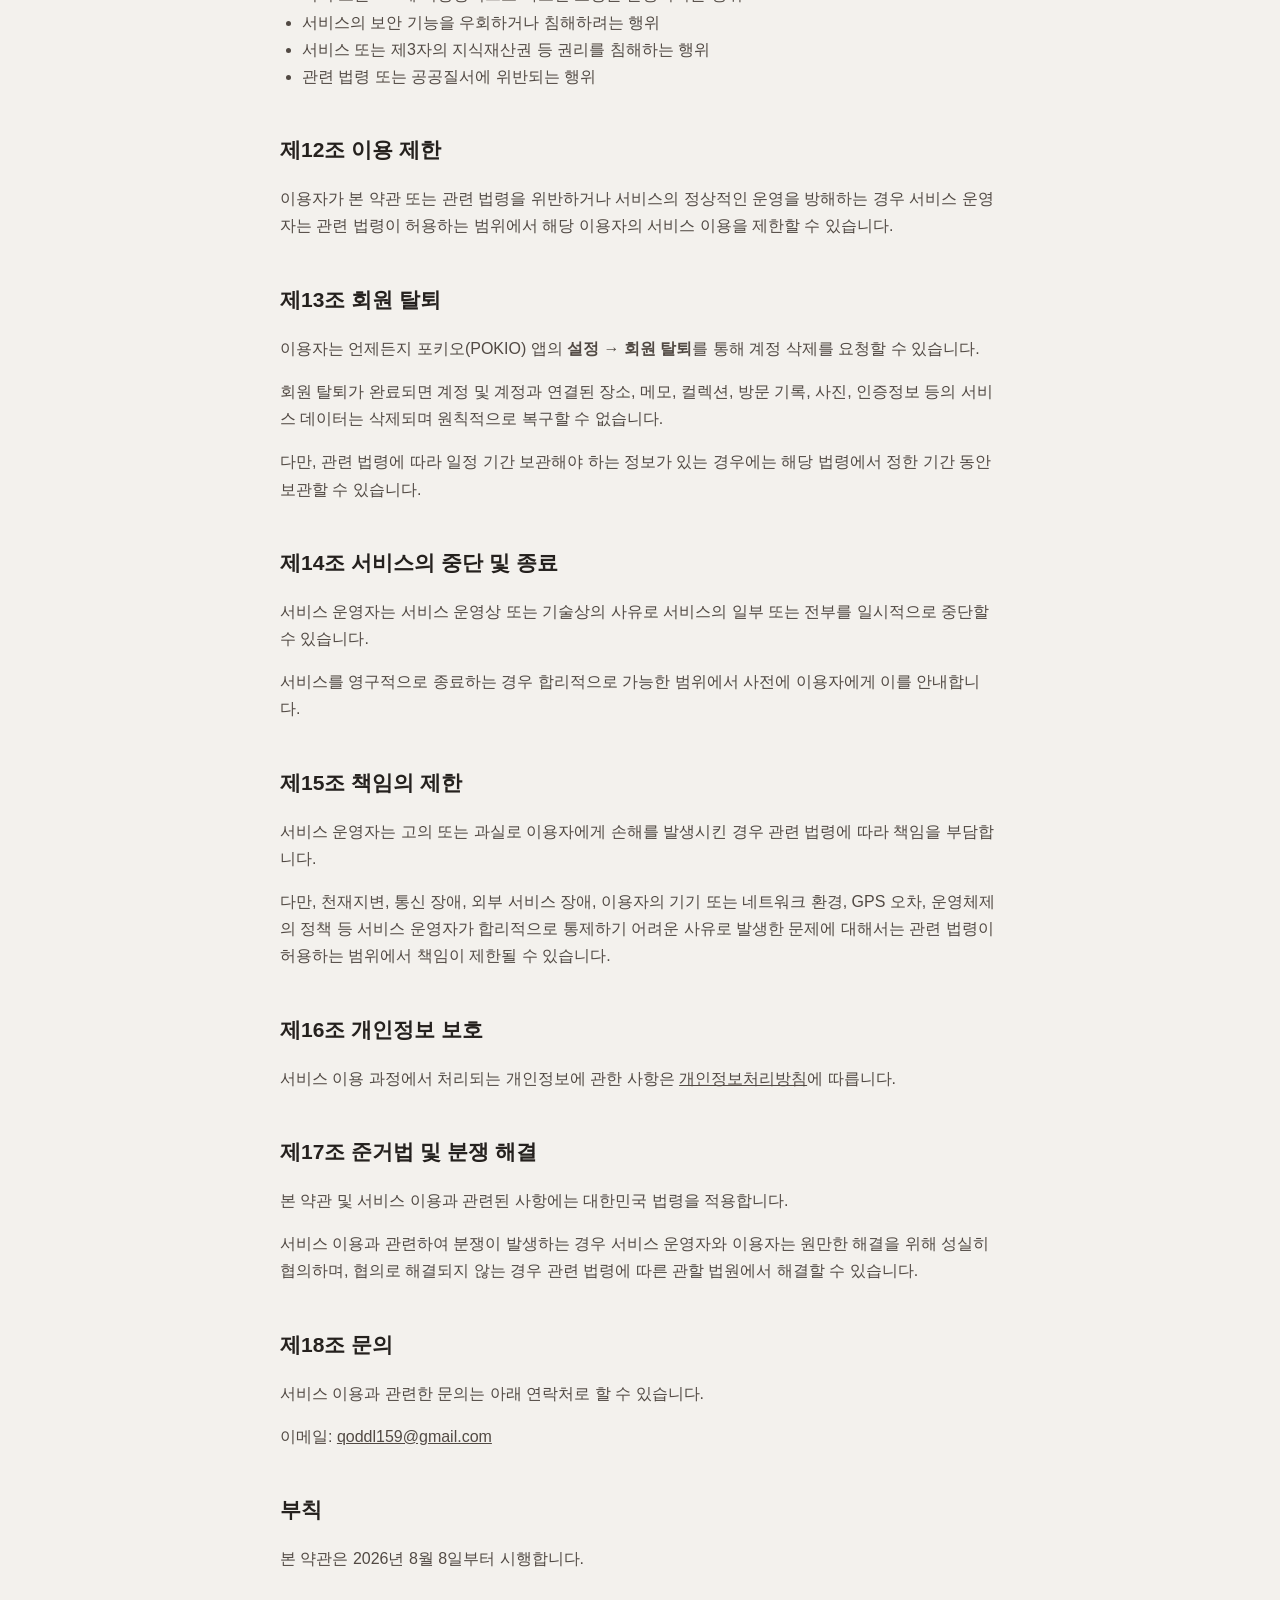
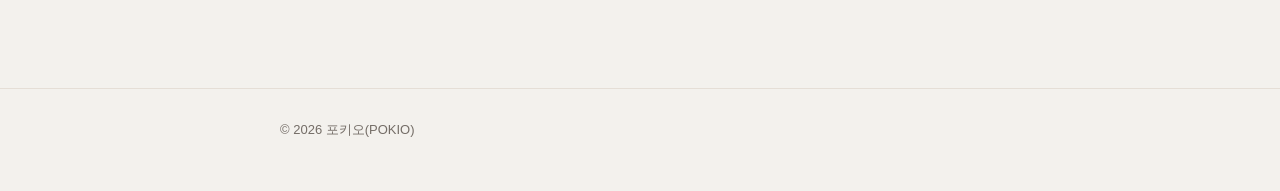
<file: terms.html>
<!DOCTYPE html>
<html lang="ko">

<head>
    <meta charset="UTF-8">
    <meta name="viewport" content="width=device-width, initial-scale=1.0">
    <title>이용약관 | 포키오(POKIO)</title>
    <link rel="stylesheet" href="./style.css">
</head>

<body>

    <header>
        <div class="container">
            <a class="brand" href="./">POKIO</a>
        </div>
    </header>

    <main class="container document">

        <h1>이용약관</h1>
        <div class="updated">시행일: 2026년 8월 8일</div>

        <p>
            본 이용약관은 포키오(POKIO)(이하 "서비스")가 제공하는 서비스의
            이용과 관련하여 서비스 운영자와 이용자 간의 권리, 의무 및
            책임사항 등을 규정함을 목적으로 합니다.
        </p>

        <h2>제1조 목적</h2>

        <p>
            본 약관은 이용자가 포키오를 이용함에 있어 필요한 이용조건,
            절차 및 서비스 운영자와 이용자의 권리·의무 등에 관한 사항을
            정하는 것을 목적으로 합니다.
        </p>

        <h2>제2조 약관의 효력 및 변경</h2>

        <p>
            본 약관은 서비스 내 또는 서비스와 연결된 웹페이지에 게시함으로써
            이용자에게 공지합니다.
        </p>

        <p>
            서비스 운영자는 관련 법령을 위반하지 않는 범위에서 본 약관을
            변경할 수 있습니다.
        </p>

        <p>
            중요한 내용이 변경되는 경우 변경 내용과 시행일을 서비스 내
            또는 관련 웹페이지 등을 통해 안내합니다.
        </p>

        <h2>제3조 서비스의 내용</h2>

        <p>포키오는 다음과 같은 기능을 제공합니다.</p>

        <ul>
            <li>장소 검색 및 저장</li>
            <li>저장 장소 관리 및 기기 간 동기화</li>
            <li>장소 메모 및 컬렉션 관리</li>
            <li>방문 기록 및 사진 저장</li>
            <li>위치 기반 장소 리마인드</li>
            <li>현재 위치를 기반으로 한 주변 장소 탐색</li>
            <li>저장한 장소를 기반으로 한 장소 추천</li>
            <li>AI 기반 장소 정보 및 리뷰 요약</li>
            <li>Instagram 게시물 및 이미지 등을 이용한 장소 가져오기</li>
            <li>기타 서비스 운영자가 추가로 제공하는 기능</li>
        </ul>

        <h2>제4조 회원가입 및 계정</h2>

        <p>
            이용자는 서비스가 지원하는 소셜 로그인 등의 방법을 통해
            계정을 생성하고 서비스를 이용할 수 있습니다.
        </p>

        <p>
            이용자는 자신의 계정을 적절하게 관리하여야 하며,
            타인의 계정을 무단으로 사용하거나 자신의 계정을 부정한
            목적으로 타인에게 제공해서는 안 됩니다.
        </p>

        <h2>제5조 서비스 이용</h2>

        <p>
            서비스는 원칙적으로 이용 가능한 상태로 제공되지만,
            시스템 점검, 서버 장애, 외부 서비스 장애, 네트워크 장애,
            운영체제 정책 변경 또는 기타 운영상·기술상 필요한 경우
            일부 또는 전부의 제공이 제한될 수 있습니다.
        </p>

        <p>
            서비스 운영자는 서비스 개선 또는 운영상 필요한 경우
            기능의 일부를 추가·변경 또는 종료할 수 있습니다.
        </p>

        <h2>제6조 위치기반서비스</h2>

        <p>
            포키오는 저장 장소 주변 진입 알림 및 주변 장소 탐색 등을 위해
            이용자의 위치정보를 사용할 수 있습니다.
        </p>

        <p>
            위치정보의 처리 및 위치기반서비스에 관한 자세한 사항은
            <a href="./location.html">위치기반서비스 이용약관</a>에서
            확인할 수 있습니다.
        </p>

        <p>
            위치 기능은 기기의 위치 권한, GPS 정확도, 네트워크 환경 및
            운영체제의 백그라운드 정책 등에 영향을 받을 수 있으므로
            특정 위치에서 알림이 반드시 발생하는 것을 보장하지 않습니다.
        </p>

        <h2>제7조 장소정보 및 외부 정보</h2>

        <p>
            서비스에서 제공되는 장소명, 주소, 위치, 평점, 리뷰,
            사진 및 기타 장소 관련 정보의 일부는 Google, Kakao 등
            외부 정보 제공자로부터 제공될 수 있습니다.
        </p>

        <p>
            외부에서 제공되는 정보는 실제 정보와 다르거나 최신 상태가
            아닐 수 있습니다. 영업시간, 가격, 휴무일 등 방문에 중요한
            사항은 이용자가 해당 장소 또는 공식 채널을 통해 별도로
            확인할 것을 권장합니다.
        </p>

        <h2>제8조 AI 기능</h2>

        <p>
            포키오는 장소 정보 요약, 리뷰 요약, 장소 분석 및 추천 등의
            기능을 제공하기 위해 인공지능 기술을 사용할 수 있습니다.
        </p>

        <p>
            AI가 생성한 결과는 자동으로 생성된 참고 정보이며,
            부정확하거나 불완전한 내용을 포함할 수 있습니다.
        </p>

        <p>
            이용자는 AI가 제공한 정보를 중요한 판단의 유일한 근거로
            사용하지 않아야 하며 필요한 경우 실제 장소 또는 공식 정보를
            별도로 확인해야 합니다.
        </p>

        <h2>제9조 외부 콘텐츠를 이용한 장소 가져오기</h2>

        <p>
            이용자는 서비스가 지원하는 범위에서 Instagram 게시물 URL,
            이미지 등의 콘텐츠를 이용하여 장소를 분석하거나 가져올 수 있습니다.
        </p>

        <p>
            이용자는 자신이 서비스에 제공하는 URL, 이미지 및 기타 콘텐츠를
            적법하게 이용할 권한이 있어야 하며, 타인의 권리를 침해하는
            방식으로 서비스를 이용해서는 안 됩니다.
        </p>

        <p>
            외부 서비스의 정책 또는 기술적 변경에 따라 해당 기능의
            일부 또는 전부가 정상적으로 작동하지 않을 수 있습니다.
        </p>

        <h2>제10조 이용자 콘텐츠</h2>

        <p>
            이용자가 서비스에 작성하거나 저장한 메모, 컬렉션,
            방문 기록, 사진 등 콘텐츠에 대한 권리는 원칙적으로
            해당 이용자에게 있습니다.
        </p>

        <p>
            서비스는 해당 콘텐츠를 서비스 제공, 저장 및 동기화 등
            이용자가 요청한 기능을 제공하기 위해 필요한 범위에서
            처리할 수 있습니다.
        </p>

        <h2>제11조 이용자의 의무</h2>

        <p>이용자는 다음 행위를 해서는 안 됩니다.</p>

        <ul>
            <li>타인의 계정 또는 정보를 무단으로 사용하는 행위</li>
            <li>허위 또는 부정한 방법으로 서비스를 이용하는 행위</li>
            <li>서비스의 정상적인 운영을 방해하는 행위</li>
            <li>서버 또는 API에 비정상적으로 과도한 요청을 발생시키는 행위</li>
            <li>서비스의 보안 기능을 우회하거나 침해하려는 행위</li>
            <li>서비스 또는 제3자의 지식재산권 등 권리를 침해하는 행위</li>
            <li>관련 법령 또는 공공질서에 위반되는 행위</li>
        </ul>

        <h2>제12조 이용 제한</h2>

        <p>
            이용자가 본 약관 또는 관련 법령을 위반하거나 서비스의
            정상적인 운영을 방해하는 경우 서비스 운영자는 관련 법령이
            허용하는 범위에서 해당 이용자의 서비스 이용을 제한할 수 있습니다.
        </p>

        <h2>제13조 회원 탈퇴</h2>

        <p>
            이용자는 언제든지 포키오(POKIO) 앱의
            <strong>설정 → 회원 탈퇴</strong>를 통해 계정 삭제를
            요청할 수 있습니다.
        </p>

        <p>
            회원 탈퇴가 완료되면 계정 및 계정과 연결된 장소,
            메모, 컬렉션, 방문 기록, 사진, 인증정보 등의 서비스 데이터는
            삭제되며 원칙적으로 복구할 수 없습니다.
        </p>

        <p>
            다만, 관련 법령에 따라 일정 기간 보관해야 하는 정보가 있는
            경우에는 해당 법령에서 정한 기간 동안 보관할 수 있습니다.
        </p>

        <h2>제14조 서비스의 중단 및 종료</h2>

        <p>
            서비스 운영자는 서비스 운영상 또는 기술상의 사유로
            서비스의 일부 또는 전부를 일시적으로 중단할 수 있습니다.
        </p>

        <p>
            서비스를 영구적으로 종료하는 경우 합리적으로 가능한 범위에서
            사전에 이용자에게 이를 안내합니다.
        </p>

        <h2>제15조 책임의 제한</h2>

        <p>
            서비스 운영자는 고의 또는 과실로 이용자에게 손해를 발생시킨
            경우 관련 법령에 따라 책임을 부담합니다.
        </p>

        <p>
            다만, 천재지변, 통신 장애, 외부 서비스 장애, 이용자의
            기기 또는 네트워크 환경, GPS 오차, 운영체제의 정책 등
            서비스 운영자가 합리적으로 통제하기 어려운 사유로 발생한
            문제에 대해서는 관련 법령이 허용하는 범위에서 책임이
            제한될 수 있습니다.
        </p>

        <h2>제16조 개인정보 보호</h2>

        <p>
            서비스 이용 과정에서 처리되는 개인정보에 관한 사항은
            <a href="./privacy.html">개인정보처리방침</a>에 따릅니다.
        </p>

        <h2>제17조 준거법 및 분쟁 해결</h2>

        <p>
            본 약관 및 서비스 이용과 관련된 사항에는 대한민국 법령을
            적용합니다.
        </p>

        <p>
            서비스 이용과 관련하여 분쟁이 발생하는 경우 서비스 운영자와
            이용자는 원만한 해결을 위해 성실히 협의하며, 협의로 해결되지
            않는 경우 관련 법령에 따른 관할 법원에서 해결할 수 있습니다.
        </p>

        <h2>제18조 문의</h2>

        <p>
            서비스 이용과 관련한 문의는 아래 연락처로 할 수 있습니다.
        </p>

        <p>
            이메일:
            <a href="mailto:qoddl159@gmail.com">
                qoddl159@gmail.com
            </a>
        </p>

        <h2>부칙</h2>

        <p>
            본 약관은 2026년 8월 8일부터 시행합니다.
        </p>

    </main>

    <footer>
        <div class="container">
            © 2026 포키오(POKIO)
        </div>
    </footer>

</body>

</html>
</file>
<file: style.css>
:root {
    --primary: #FF5835;
    --background: #F3F1ED;
    --card: #FFFFFF;
    --text-primary: #25211E;
    --text-secondary: #746D67;
    --border: #E5DED6;
}

* {
    box-sizing: border-box;
}

body {
    margin: 0;
    background: var(--background);
    color: var(--text-primary);
    font-family: -apple-system, BlinkMacSystemFont, "Apple SD Gothic Neo",
        "Noto Sans KR", sans-serif;
    line-height: 1.7;
}

a {
    color: inherit;
}

.container {
    width: min(720px, calc(100% - 40px));
    margin: 0 auto;
}

header {
    padding: 28px 0;
}

.brand {
    color: var(--text-primary);
    font-size: 24px;
    font-weight: 800;
    text-decoration: none;
}

.hero {
    min-height: 65vh;
    display: flex;
    align-items: center;
}

.hero h1 {
    margin: 0 0 18px;
    font-size: clamp(42px, 8vw, 72px);
    line-height: 1.05;
    letter-spacing: -2px;
}

.hero p {
    max-width: 520px;
    margin: 0;
    color: var(--text-secondary);
    font-size: 18px;
}

.hero .accent {
    color: var(--primary);
}

.links {
    display: flex;
    gap: 12px;
    margin-top: 32px;
    flex-wrap: wrap;
}

.button {
    padding: 11px 16px;
    border: 1px solid var(--border);
    border-radius: 12px;
    background: var(--card);
    text-decoration: none;
    font-size: 14px;
    font-weight: 600;
}

.document {
    padding: 50px 0 100px;
}

.document h1 {
    margin-bottom: 8px;
    font-size: 34px;
    letter-spacing: -1px;
}

.updated {
    margin-bottom: 48px;
    color: var(--text-secondary);
    font-size: 14px;
}

.document h2 {
    margin-top: 42px;
    font-size: 21px;
}

.document h3 {
    margin-top: 24px;
    font-size: 17px;
}

.document p,
.document li {
    color: #514943;
}

.document ul {
    padding-left: 22px;
}

footer {
    padding: 30px 0 50px;
    border-top: 1px solid var(--border);
    color: var(--text-secondary);
    font-size: 13px;
}

@media (prefers-color-scheme: dark) {
    :root {
        --background: #111111;
        --card: #1C1C1E;
        --text-primary: #F5F5F7;
        --text-secondary: #A1A1A6;
        --border: #333336;
    }

    .document p,
    .document li {
        color: #D1D1D6;
    }
}
</file>
